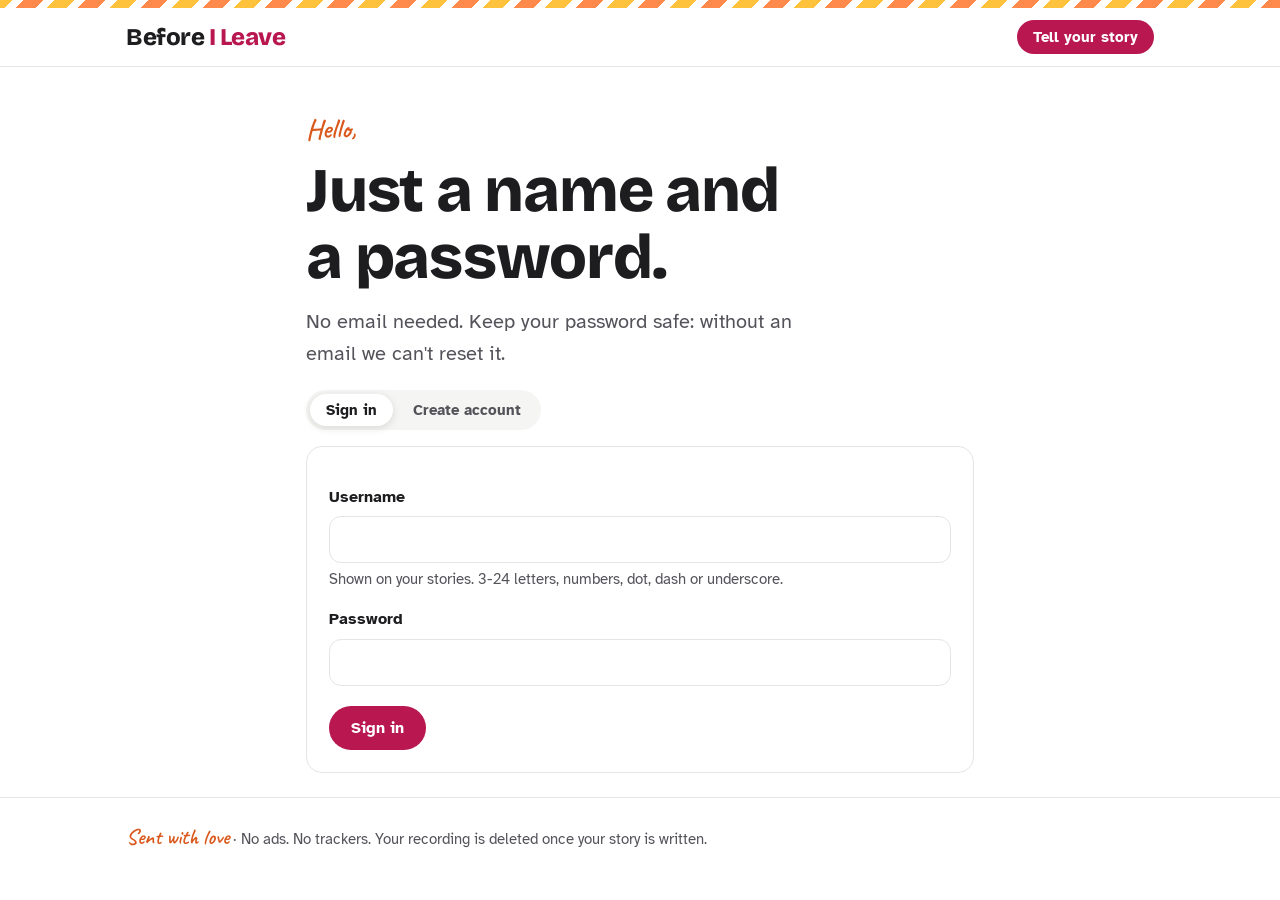
<file: app/frontend/account.html>
<!doctype html>
<html lang="en">
<head>
  <meta charset="utf-8">
  <meta name="viewport" content="width=device-width, initial-scale=1, viewport-fit=cover">
  <meta name="color-scheme" content="light">
  <title>Sign in - Before I Leave</title>
  <link rel="stylesheet" href="style.css">
</head>
<body data-page="account">
  <header class="site"><div class="airmail"></div><div class="wrap">
    <a class="brand" href="index.html">Before <span>I Leave</span></a>
    <nav class="row" id="nav"></nav>
  </div></header>
  <main class="wrap narrow">
    <section class="hero">
      <span class="kicker">Hello,</span>
      <h1 id="heroTitle">Just a name and a password.</h1>
      <p class="lead" id="heroLead">No email needed. Keep your password safe: without an email we can't reset it.</p>
    </section>
    <div class="status hidden" id="goodbye" role="status"></div>
    <div id="authArea">
    <div class="segmented" role="group" aria-label="Sign in or create account">
      <button type="button" id="tabIn" aria-pressed="true">Sign in</button>
      <button type="button" id="tabUp" aria-pressed="false">Create account</button>
    </div>
    <form class="panel" id="authForm" novalidate>
      <label for="username">Username</label>
      <input type="text" id="username" maxlength="24" autocomplete="username" required>
      <p class="hint">Shown on your stories. 3-24 letters, numbers, dot, dash or underscore.</p>
      <label for="password">Password</label>
      <input type="password" id="password" minlength="8" autocomplete="current-password" required>
      <div class="actions"><button class="btn" type="submit" id="authBtn">Sign in</button></div>
      <div class="status hidden" id="authStatus" role="status" aria-live="polite"></div>
    </form>
    </div>
    <div class="hidden" id="manage">
      <div class="panel">
        <div class="actions"><a class="btn" href="mine.html">My stories</a><button type="button" class="btn secondary" id="signOut">Sign out</button></div>
      </div>
      <form class="panel" id="deleteForm" novalidate>
        <h2>Delete my account</h2>
        <p>This deletes your account and all your stories, including their narration. It can't be undone.</p>
        <label for="delPassword">Your password</label>
        <input type="password" id="delPassword" autocomplete="current-password" required>
        <div class="actions"><button class="btn danger" type="submit" id="delBtn">Delete my account</button></div>
        <div class="status hidden" id="delStatus" role="status" aria-live="polite"></div>
      </form>
    </div>
  </main>
  <footer class="site"><div class="wrap"><span class="hand">Sent with love</span> · No ads. No trackers. Your recording is deleted once your story is written.</div></footer>
  <script src="config.js"></script>
  <script src="app.js"></script>
</body>
</html>
</file>
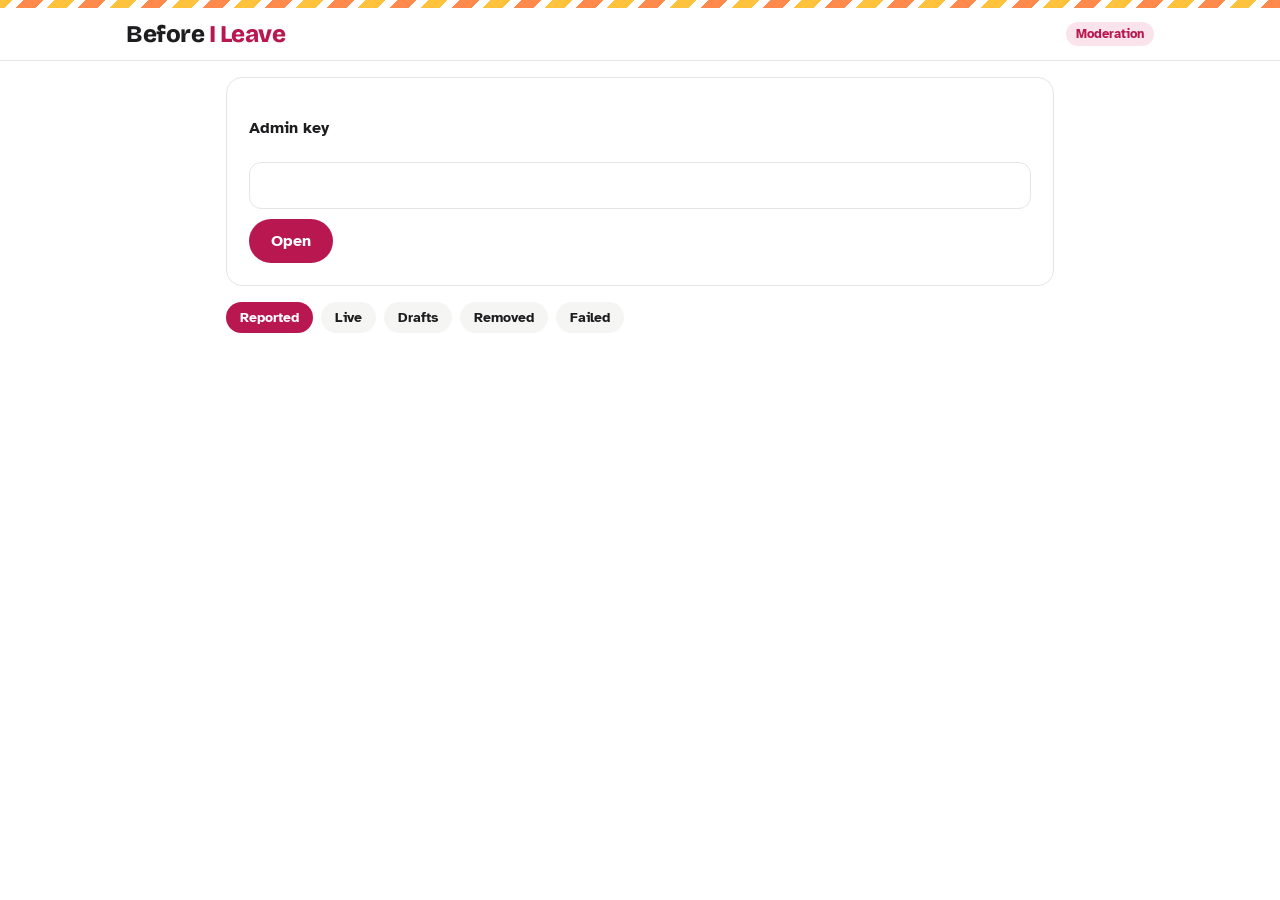
<file: app/frontend/admin.html>
<!doctype html>
<html lang="en">
<head>
  <meta charset="utf-8">
  <meta name="viewport" content="width=device-width, initial-scale=1, viewport-fit=cover">
  <meta name="color-scheme" content="light">
  <meta name="robots" content="noindex">
  <title>Moderation - Before I Leave</title>
  <link rel="stylesheet" href="style.css">
</head>
<body data-page="admin">
  <header class="site"><div class="airmail"></div><div class="wrap">
    <a class="brand" href="index.html">Before <span>I Leave</span></a>
    <span class="pill accent">Moderation</span>
  </div></header>
  <main class="wrap medium">
    <form class="panel" id="login">
      <label for="key">Admin key</label>
      <div class="actions"><input type="password" id="key" autocomplete="current-password"><button class="btn" type="submit">Open</button></div>
    </form>
    <div class="chips" id="tabs" role="group" aria-label="View"></div>
    <div id="list"></div>
  </main>
  <script src="config.js"></script>
  <script src="app.js"></script>
</body>
</html>
</file>
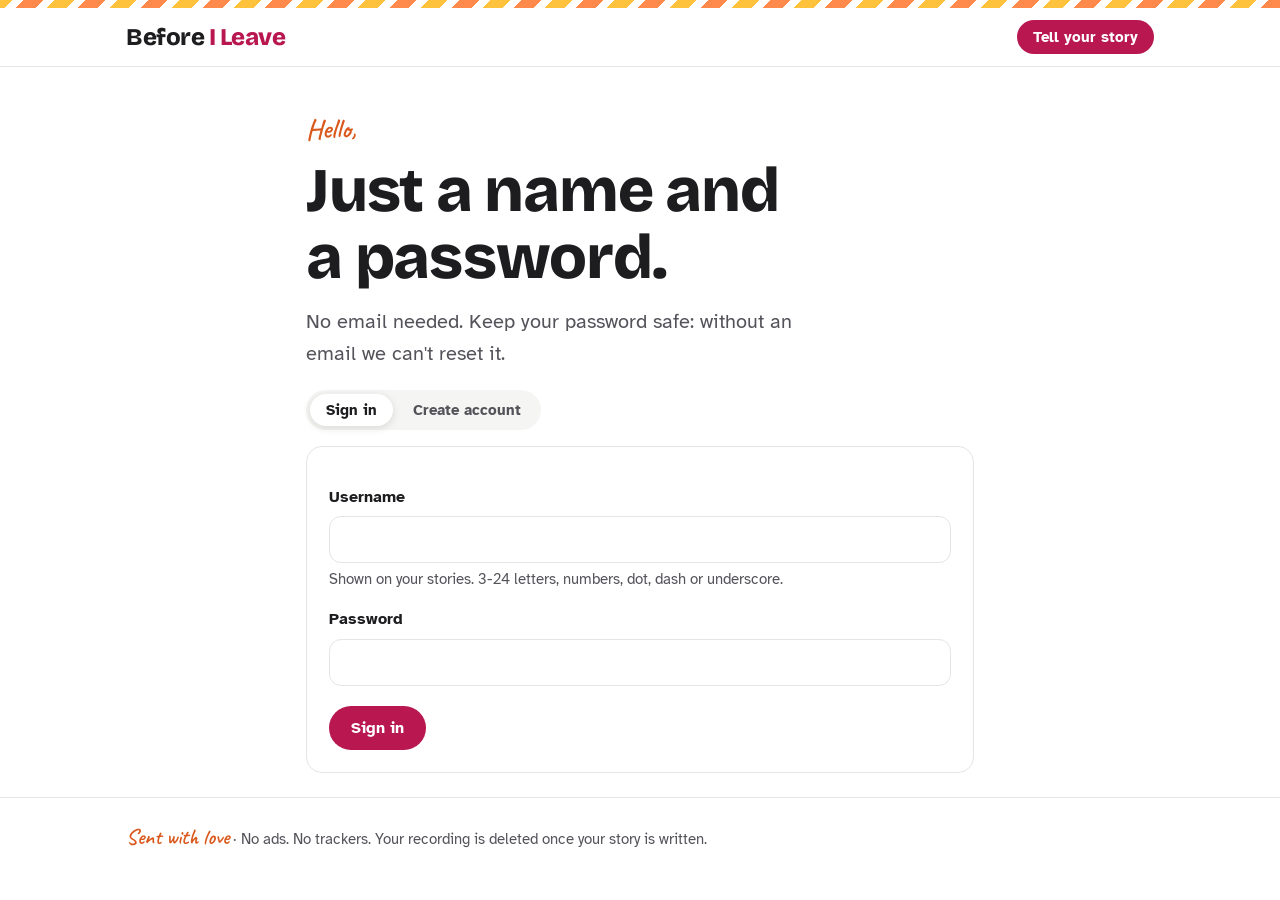
<file: app/frontend/edit.html>
<!doctype html>
<html lang="en">
<head>
  <meta charset="utf-8">
  <meta name="viewport" content="width=device-width, initial-scale=1, viewport-fit=cover">
  <meta name="color-scheme" content="light">
  <title>Check your story - Before I Leave</title>
  <link rel="stylesheet" href="style.css">
</head>
<body data-page="edit">
  <header class="site"><div class="airmail"></div><div class="wrap">
    <a class="brand" href="index.html">Before <span>I Leave</span></a>
    <nav class="row" id="nav"></nav>
  </div></header>
  <main class="wrap medium">
    <section class="hero">
      <span class="kicker">Before you sign it,</span>
      <h1>Does this sound like you?</h1>
      <p class="lead">This is your story as our AI writing helper wrote it down. Fix any words, then sign and send. Separate paragraphs with an empty line.</p>
    </section>
    <p class="empty" id="loading">Loading your story...</p>
    <form id="editForm" class="hidden" novalidate>
      <div class="panel">
        <p class="status hidden" id="notes"></p>
        <div class="two">
          <div>
            <label for="title">Title (English)</label>
            <input type="text" id="title" maxlength="120">
          </div>
          <div id="origTitleBox">
            <label for="origTitle">Title (<span class="origLang"></span>)</label>
            <input type="text" id="origTitle" maxlength="120">
          </div>
        </div>
        <div class="two">
          <div>
            <label for="mood">Mood</label>
            <select id="mood"></select>
          </div>
          <div>
            <label for="voice">Narration voice</label>
            <select id="voice"><option value="female">Female voice</option><option value="male">Male voice</option></select>
          </div>
        </div>
        <label class="check"><input type="checkbox" id="anon"><span><strong>Post anonymously</strong> <span class="hint">(your postcard says "from a stranger")</span></span></label>
      </div>
      <div class="panel">
        <div class="two">
          <div id="origBox">
            <label for="originalText">What you said (<span class="origLang"></span>)</label>
            <textarea id="originalText" maxlength="5000"></textarea>
            <div class="actions"><button type="button" class="btn secondary small" id="retranslate">Translate my changes into English</button></div>
          </div>
          <div>
            <label for="englishText">English</label>
            <textarea id="englishText" maxlength="5000"></textarea>
          </div>
        </div>
        <p class="hint">Up to 5,000 characters in each language.</p>
      </div>
      <div class="panel">
        <div class="actions">
          <button type="submit" class="btn" id="publish">Sign and send</button>
          <a class="btn secondary" href="mine.html">Save for later</a>
        </div>
        <div class="status hidden" id="status" role="status" aria-live="polite"></div>
      </div>
    </form>
  </main>
  <footer class="site"><div class="wrap"><span class="hand">Sent with love</span> · No ads. No trackers. Your recording is deleted once your story is written.</div></footer>
  <script src="config.js"></script>
  <script src="app.js"></script>
</body>
</html>
</file>
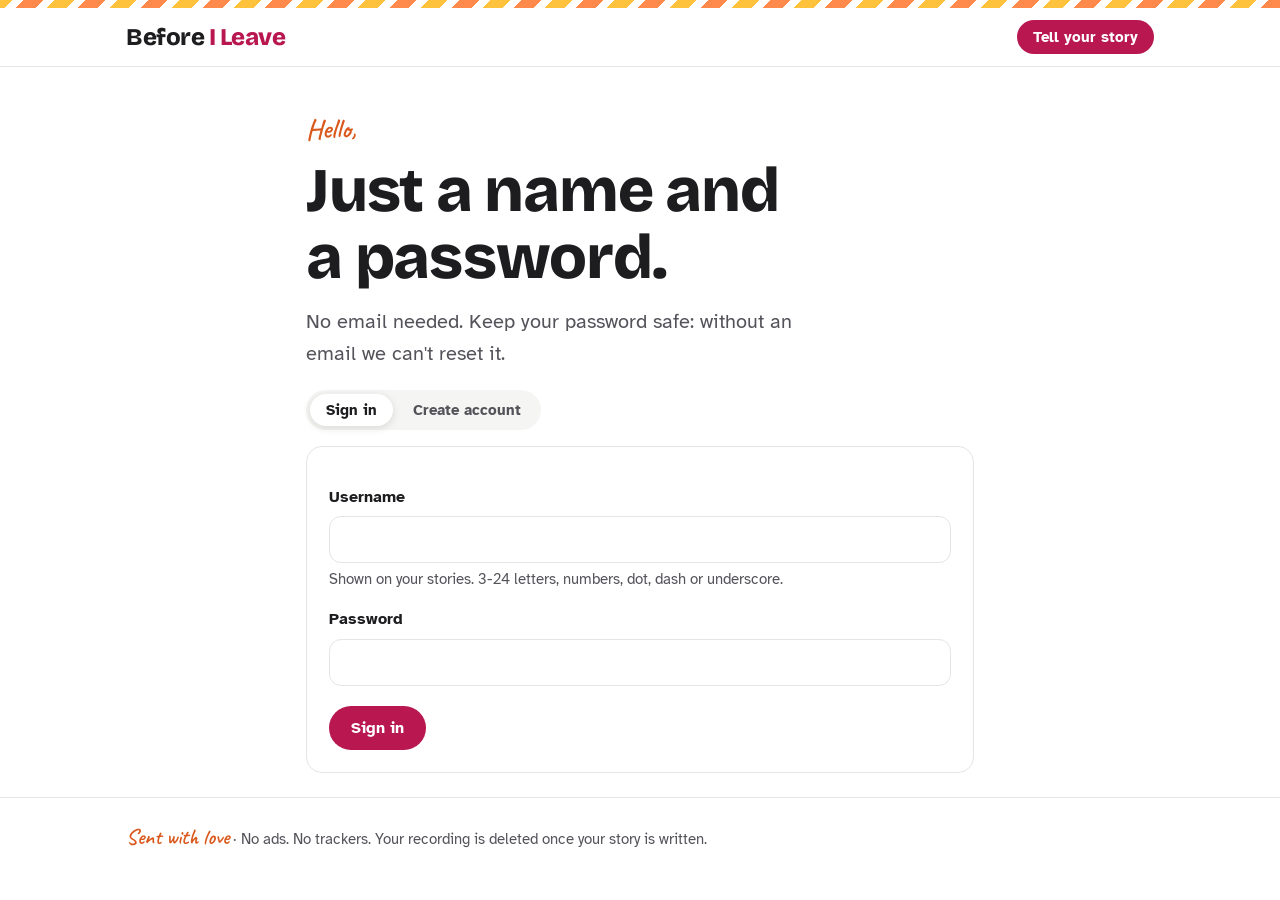
<file: app/frontend/mine.html>
<!doctype html>
<html lang="en">
<head>
  <meta charset="utf-8">
  <meta name="viewport" content="width=device-width, initial-scale=1, viewport-fit=cover">
  <meta name="color-scheme" content="light">
  <title>My stories - Before I Leave</title>
  <link rel="stylesheet" href="style.css">
</head>
<body data-page="mine">
  <header class="site"><div class="airmail"></div><div class="wrap">
    <a class="brand" href="index.html">Before <span>I Leave</span></a>
    <nav class="row" id="nav"></nav>
  </div></header>
  <main class="wrap medium">
    <section class="hero">
      <span class="kicker">Your postcards,</span>
      <h1>Everything you've left behind.</h1>
      <p class="lead">Drafts waiting for your check, stories that are live, and postcards people wrote back to you.</p>
    </section>
    <div id="mine"><div class="skeleton"></div></div>
    <p class="hint"><a href="account.html">Manage your account</a></p>
  </main>
  <footer class="site"><div class="wrap"><span class="hand">Sent with love</span> · No ads. No trackers. Your recording is deleted once your story is written.</div></footer>
  <script src="config.js"></script>
  <script src="app.js"></script>
</body>
</html>
</file>
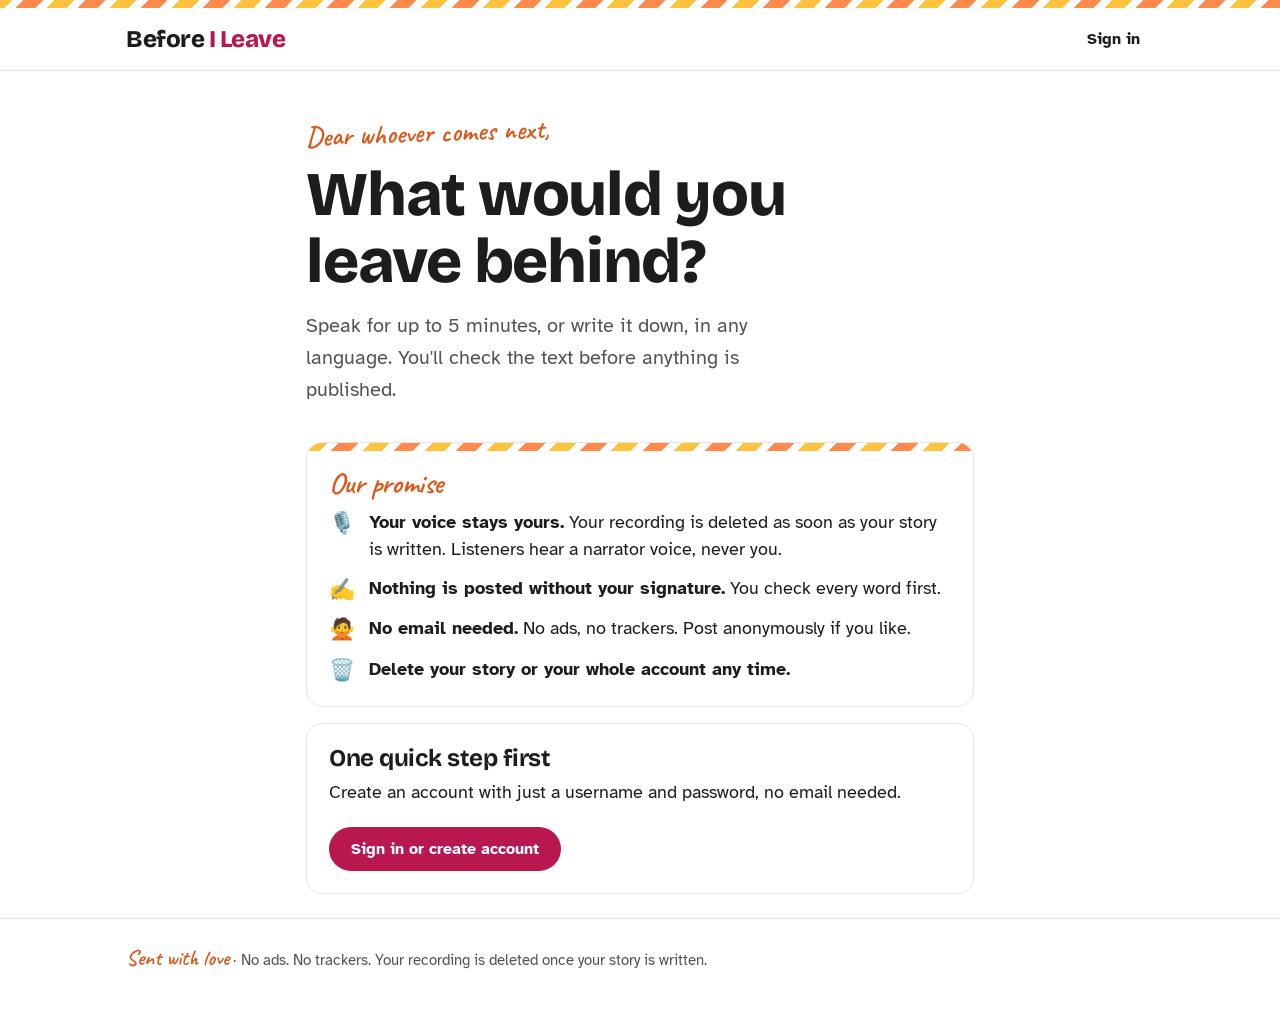
<file: app/frontend/share.html>
<!doctype html>
<html lang="en">
<head>
  <meta charset="utf-8">
  <meta name="viewport" content="width=device-width, initial-scale=1, viewport-fit=cover">
  <meta name="color-scheme" content="light">
  <title>Tell your story - Before I Leave</title>
  <link rel="stylesheet" href="style.css">
</head>
<body data-page="share">
  <header class="site"><div class="airmail"></div><div class="wrap">
    <a class="brand" href="index.html">Before <span>I Leave</span></a>
    <nav class="row" id="nav"></nav>
  </div></header>
  <main class="wrap narrow">
    <section class="hero">
      <span class="kicker">Dear whoever comes next,</span>
      <h1>What would you leave behind?</h1>
      <p class="lead">Speak for up to 5 minutes, or write it down, in any language. You'll check the text before anything is published.</p>
    </section>

    <section class="panel promise" aria-labelledby="promiseTitle">
      <div class="airmail"></div>
      <h2 class="hand" id="promiseTitle">Our promise</h2>
      <ul>
        <li><span aria-hidden="true">&#127897;&#65039;</span><p><strong>Your voice stays yours.</strong> Your recording is deleted as soon as your story is written. Listeners hear a narrator voice, never you.</p></li>
        <li><span aria-hidden="true">&#9997;&#65039;</span><p><strong>Nothing is posted without your signature.</strong> You check every word first.</p></li>
        <li><span aria-hidden="true">&#128581;</span><p><strong>No email needed.</strong> No ads, no trackers. Post anonymously if you like.</p></li>
        <li><span aria-hidden="true">&#128465;&#65039;</span><p><strong>Delete your story or your whole account any time.</strong></p></li>
      </ul>
    </section>

    <div class="panel hidden" id="needLogin">
      <h2>One quick step first</h2>
      <p>Create an account with just a username and password, no email needed.</p>
      <div class="actions"><a class="btn" href="account.html?next=share.html">Sign in or create account</a></div>
    </div>

    <form id="form" class="hidden" novalidate>
      <div class="panel">
        <h2>Need an idea?</h2>
        <div class="prompts">
          <div class="prompt">The place you're about to leave, and what you'll miss most.</div>
          <div class="prompt">How you ended up here in the first place.</div>
          <div class="prompt">A moment you'll never forget: funny, scary or surprising.</div>
          <div class="prompt">The advice you'd give whoever comes after you.</div>
          <div class="prompt">The person who made this place feel like home.</div>
        </div>
      </div>

      <div class="panel">
        <h2>How do you want to tell it?</h2>
        <div class="segmented" role="group" aria-label="Speak or write">
          <button type="button" id="modeSpeak" aria-pressed="true">&#127897;&#65039; Speak</button>
          <button type="button" id="modeWrite" aria-pressed="false">&#9997;&#65039; Write</button>
        </div>
        <div class="two">
          <div>
            <label for="language" id="languageLabel">Language you'll speak</label>
            <select id="language"><option value="auto">Not sure (detect it)</option></select>
          </div>
          <div>
            <label for="voice">Narration voice</label>
            <select id="voice"><option value="female">Female voice</option><option value="male">Male voice</option></select>
          </div>
        </div>
        <p class="hint">Choosing your language makes the text more accurate.</p>

        <div id="speakBox">
          <div class="recorder">
            <button type="button" class="mic" id="rec" aria-label="Start recording">Tap to record</button>
            <div class="timer" id="timer">0:00</div>
            <div class="meter" id="meter" aria-hidden="true"><i id="meterFill"></i></div>
            <p class="rec-hint" id="recHint">Speak for at least 30 seconds, up to 5 minutes.</p>
            <audio id="preview" controls class="hidden"></audio>
          </div>
          <details class="more">
            <summary>Or upload a recording instead</summary>
            <label for="file">Voice note or audio file</label>
            <input type="file" id="file" accept="audio/*">
          </details>
          <details class="more">
            <summary>Add a title or photo (optional)</summary>
            <label for="title">Title</label>
            <input type="text" id="title" maxlength="90" placeholder="We'll suggest one if you leave this empty">
            <label for="photo">Cover photo</label>
            <input type="file" id="photo" accept="image/jpeg,image/png,image/webp">
          </details>
        </div>

        <div id="writeBox" class="hidden">
          <label for="wTitle">Title (optional)</label>
          <input type="text" id="wTitle" maxlength="90" placeholder="We'll suggest one if you leave this empty">
          <label for="wText">Your story</label>
          <textarea id="wText" class="write-area" maxlength="3000" placeholder="Write it the way you would tell a friend."></textarea>
          <div class="counter"><span id="wCount">0</span> / 3,000 characters</div>
          <p class="label-like">What should we do with your words?</p>
          <div class="choice">
            <label><input type="radio" name="wMode" value="keep" checked><span><b>Keep my words</b><span class="hint">We only translate it. Your sentences stay exactly as you wrote them.</span></span></label>
            <label><input type="radio" name="wMode" value="polish"><span><b>Polish my writing</b><span class="hint">Our AI writing helper fixes grammar and makes it flow, without adding anything. You'll check it before it's posted.</span></span></label>
          </div>
        </div>
      </div>

      <div class="panel">
        <label class="check"><input type="checkbox" id="anon">
          <span><strong>Post anonymously</strong><br><span class="hint">Your postcard will say "from a stranger" instead of your username. People can still write back to you, without either of you seeing the other's name.</span></span></label>
        <label class="check"><input type="checkbox" id="consent">
          <span>I'm happy for my story (the text and an AI narration, never my original recording) to be published after I review it. I won't name people in a way that could hurt them.</span></label>
        <div class="actions"><button type="submit" class="btn" id="submit">Post my story</button></div>
        <ol class="stepper hidden" id="stepper">
          <li data-step="upload">Posting your recording</li>
          <li data-step="listen">Sorting the words</li>
          <li data-step="write">Translating into English</li>
          <li data-step="ready">Ready for your signature</li>
        </ol>
        <div class="wait hidden" id="wait">
          <p class="wait-now" id="waitNow"></p>
          <p class="hint">This usually takes under a minute. You can leave this page; your story will be waiting in <a href="mine.html">My stories</a>.</p>
        </div>
        <div class="status hidden" id="status" role="status" aria-live="polite"></div>
      </div>
    </form>
  </main>
  <footer class="site"><div class="wrap"><span class="hand">Sent with love</span> · No ads. No trackers. Your recording is deleted once your story is written.</div></footer>
  <script src="config.js"></script>
  <script src="app.js"></script>
</body>
</html>
</file>
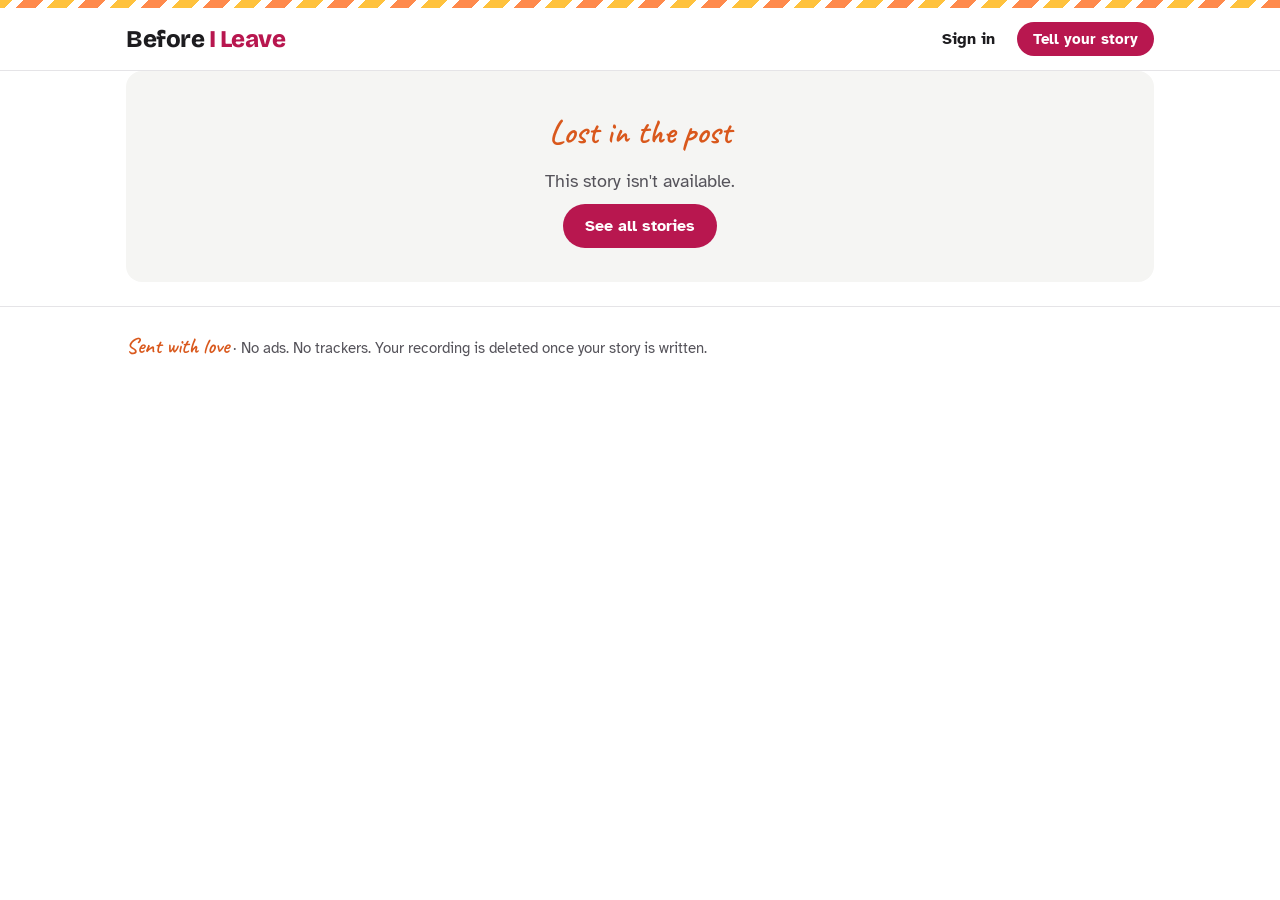
<file: app/frontend/story.html>
<!doctype html>
<html lang="en">
<head>
  <meta charset="utf-8">
  <meta name="viewport" content="width=device-width, initial-scale=1, viewport-fit=cover">
  <meta name="color-scheme" content="light">
  <title>Story - Before I Leave</title>
  <link rel="stylesheet" href="style.css">
</head>
<body data-page="story">
  <header class="site"><div class="airmail"></div><div class="wrap">
    <a class="brand" href="index.html">Before <span>I Leave</span></a>
    <nav class="row" id="nav"></nav>
  </div></header>
  <main class="wrap">
    <article class="story-page" id="story">
      <div id="cover"><div class="skeleton"></div></div>
      <div class="back">
        <div class="airmail"></div>
        <div class="back-body">
          <div class="message">
            <div class="segmented hidden" id="langs" role="group" aria-label="Language"></div>
            <h1 id="title"></h1>
            <div class="player hidden" id="player">
              <button type="button" class="play" id="play" aria-label="Play">&#9654;</button>
              <div class="track">
                <strong id="playLabel">Listen to this story</strong>
                <input type="range" id="seek" min="0" max="100" value="0" step="0.1" aria-label="Position">
                <div class="time"><span id="cur">0:00</span><span id="dur">--:--</span></div>
              </div>
              <audio id="audio" preload="none"></audio>
            </div>
            <p class="narr-pending hidden" id="narrPending">&#127911; The narrator is recording this story&hellip; it'll be ready in a moment.</p>
            <p class="narr-note hidden" id="narrNote">&#127911; Narrated in English</p>
            <div class="text" id="text"></div>
          </div>
          <aside class="address">
            <div class="stamp" id="stamp"><i id="stampText"></i></div>
            <div class="lines">
              <div><b>From</b><span id="fromName"></span></div>
              <div><b>To</b><span>whoever comes next</span></div>
              <div><b>Posted</b><span id="posted"></span></div>
            </div>
            <div class="actions">
              <button type="button" class="btn small" id="writeBackBtn">&#9993;&#65039; Write back</button>
              <a class="btn secondary small" href="share.html">Tell your own story</a>
              <button type="button" class="btn ghost small" id="shareBtn">Share this postcard</button>
            </div>
            <p class="hint" id="writeBackHint">Send a private postcard. Only the storyteller can read it.</p>
            <details id="reportBox">
              <summary class="hint">Report this story</summary>
              <form id="reportForm">
                <label for="reason">What's wrong?</label>
                <input type="text" id="reason" maxlength="300" required>
                <div class="actions"><button class="btn secondary small" type="submit">Send report</button></div>
              </form>
            </details>
          </aside>
        </div>
      </div>
      <section class="reply-card hidden" id="replyBox" aria-label="Write back">
        <div class="airmail"></div>
        <form class="body" id="replyForm" novalidate>
          <span class="dear" id="dear">Dear storyteller,</span>
          <label for="replyText" class="visually-hidden">Your postcard</label>
          <textarea id="replyText" maxlength="500" placeholder="What did this story mean to you?"></textarea>
          <div class="counter"><span id="replyCount">0</span> / 500</div>
          <label class="check"><input type="checkbox" id="replyAnon"><span>Send anonymously <span class="hint">(they'll see "from a stranger")</span></span></label>
          <p class="hint">Only the storyteller can read this. Phone numbers and other personal details are removed automatically.</p>
          <div class="actions"><button type="submit" class="btn" id="sendReply">Send postcard</button><button type="button" class="btn ghost" id="cancelReply">Cancel</button></div>
        </form>
      </section>
      <div class="status ok hidden" id="replySent" role="status" aria-live="polite"></div>
    </article>
    <div class="empty hidden" id="missing"><span class="hand">Lost in the post</span><p>This story isn't available.</p><a class="btn" href="index.html">See all stories</a></div>
  </main>
  <footer class="site"><div class="wrap"><span class="hand">Sent with love</span> · No ads. No trackers. Your recording is deleted once your story is written.</div></footer>
  <script src="config.js"></script>
  <script src="app.js"></script>
</body>
</html>
</file>
<file: app/frontend/style.css>
/* Before I Leave - "Postcard" design, Berry palette. White page only (no dark mode). Fonts are self-hosted. */
@font-face { font-family: "Atkinson Hyperlegible"; font-weight: 400; font-style: normal; font-display: swap; src: url("fonts/atkinson-hyperlegible-latin-400-normal.woff2") format("woff2"); }
@font-face { font-family: "Atkinson Hyperlegible"; font-weight: 400; font-style: italic; font-display: swap; src: url("fonts/atkinson-hyperlegible-latin-400-italic.woff2") format("woff2"); }
@font-face { font-family: "Atkinson Hyperlegible"; font-weight: 700; font-style: normal; font-display: swap; src: url("fonts/atkinson-hyperlegible-latin-700-normal.woff2") format("woff2"); }
@font-face { font-family: "Bricolage Grotesque"; font-weight: 700; font-style: normal; font-display: swap; src: url("fonts/bricolage-grotesque-latin-700-normal.woff2") format("woff2"); }
@font-face { font-family: "Bricolage Grotesque"; font-weight: 800; font-style: normal; font-display: swap; src: url("fonts/bricolage-grotesque-latin-800-normal.woff2") format("woff2"); }
@font-face { font-family: "Caveat"; font-weight: 600; font-style: normal; font-display: swap; src: url("fonts/caveat-latin-600-normal.woff2") format("woff2"); }

:root {
  color-scheme: light;
  --paper: #ffffff; --card: #ffffff; --tint: #f5f5f3; --ink: #1d1c1f; --muted: #55535a; --line: #e5e4e7;
  /* Berry */
  --main: #b8174f; --on-main: #ffffff;  /* raspberry buttons: 6.4:1 with white */
  --accent: #d9581c;                     /* orange handwriting (large text only) */
  --sun: #ffc23d;                        /* marker highlight */
  --stripe: #ff8a4c;                     /* airmail stripe */
  --c1: #c2185b; --c1b: #cf2a69;         /* raspberry */
  --c2: #0f9b8a;                         /* mint */
  --c3: #e8692a;                         /* orange */
  --c4: #f6b51e; --c4b: #f9c443;         /* sunshine */
  --c5: #3b1747;                         /* aubergine night */
  --ok: #0f7a6b; --bad: #b42318;
  --radius: 16px; --radius-sm: 12px;
  --shadow: 0 10px 28px rgba(15, 20, 22, .10);
  --display: "Bricolage Grotesque", "Trebuchet MS", sans-serif;
  --body: "Atkinson Hyperlegible", Verdana, sans-serif;
  --hand: "Caveat", "Segoe Print", cursive;
}
* { box-sizing: border-box; }
html { -webkit-text-size-adjust: 100%; }
body { margin: 0; background: var(--paper); color: var(--ink); font: 18px/1.6 var(--body); }
a { color: var(--main); }
img { max-width: 100%; }
p { margin: 0; }
h1, h2, h3 { font-family: var(--display); line-height: 1.08; letter-spacing: -.02em; text-wrap: balance; margin: 0; }
.wrap { max-width: 1060px; margin: 0 auto; padding-inline: 16px; }
.narrow { max-width: 700px; }
.medium { max-width: 860px; }
.hidden { display: none !important; }
:focus-visible { outline: 3px solid var(--sun); outline-offset: 2px; }
.hand { font-family: var(--hand); }

/* airmail stripe */
.airmail { height: 8px; background: repeating-linear-gradient(-45deg, var(--stripe) 0 14px, var(--paper) 14px 22px, var(--sun) 22px 36px, var(--paper) 36px 44px); }

/* header */
header.site { position: sticky; top: env(safe-area-inset-top, 0px); z-index: 10; background: var(--paper); border-bottom: 1px solid var(--line); }
header.site .wrap { display: flex; align-items: center; justify-content: space-between; gap: 12px; padding-block: 12px; flex-wrap: wrap; }
.brand { font: 800 24px var(--display); letter-spacing: -.02em; color: var(--ink); text-decoration: none; white-space: nowrap; }
.brand span { color: var(--main); }
nav.row { display: flex; gap: 8px; align-items: center; flex-wrap: wrap; justify-content: flex-end; }

/* buttons */
.btn { display: inline-flex; align-items: center; justify-content: center; gap: 8px; border: 0; border-radius: 999px; padding: 12px 22px;
  background: var(--main); color: var(--on-main); font: 700 16px var(--body); text-decoration: none; cursor: pointer; transition: filter .15s, transform .1s; }
.btn:hover { filter: brightness(1.08); }
.btn:active { transform: translateY(1px); }
.btn.secondary { background: transparent; color: var(--ink); box-shadow: inset 0 0 0 2px var(--line); }
.btn.ghost { background: transparent; color: var(--ink); padding: 9px 14px; }
.btn.small { padding: 8px 16px; font-size: 15px; }
.btn.danger { background: var(--bad); color: #fff; }
.btn:disabled { opacity: .45; cursor: not-allowed; }

/* hero */
.hero { padding-block: 40px 20px; }
.hero .kicker, .hero .eyebrow { font-family: var(--hand); font-size: 28px; color: var(--accent); transform: rotate(-2deg); display: inline-block; }
.hero h1 { font-size: clamp(36px, 6.5vw, 62px); font-weight: 800; margin-top: 6px; max-width: 18ch; }
.hero h1 mark { background: linear-gradient(transparent 55%, var(--sun) 55% 92%, transparent 92%); color: inherit; padding: 0 .06em; }
.hero p.lead { color: var(--muted); font-size: 20px; max-width: 40ch; margin-top: 14px; }
.hero .cta { display: flex; gap: 10px; flex-wrap: wrap; margin-top: 22px; }
.home-hero { display: grid; grid-template-columns: 1.3fr 1fr; gap: 28px; align-items: center; }
@media (max-width: 760px) { .home-hero { grid-template-columns: 1fr; } }
.hero-card { transform: rotate(2.5deg); }
.steps { display: grid; grid-template-columns: repeat(auto-fit, minmax(220px, 1fr)); gap: 14px; margin-top: 28px; }
.step { background: var(--tint); border-radius: var(--radius); padding: 18px; display: grid; gap: 4px; }
.step b { font-family: var(--hand); font-size: 24px; color: var(--accent); line-height: 1; }
.step h3 { font-size: 20px; }
.step p { color: var(--muted); font-size: 16px; }

/* postcard cover (stories without a photo get a pattern by mood) */
.postcard { position: relative; aspect-ratio: 3 / 2; max-width: 100%; border-radius: 14px; overflow: hidden; color: #fff; padding: 16px;
  display: flex; flex-direction: column; justify-content: flex-end; isolation: isolate; box-shadow: var(--shadow); background: var(--c1); }
.postcard::before { content: ""; position: absolute; inset: 0; z-index: -1; background: linear-gradient(to top, rgba(15, 20, 22, .55), rgba(15, 20, 22, 0) 65%); }
.postcard img.bg { position: absolute; inset: 0; width: 100%; height: 100%; object-fit: cover; z-index: -2; }
.postcard h3 { font-size: 22px; font-weight: 800; text-shadow: 0 1px 2px rgba(0, 0, 0, .3); max-width: 75%; }
.postcard.big h3 { font-size: clamp(28px, 5vw, 42px); }
.postcard.big { aspect-ratio: 21 / 9; }
@media (max-width: 600px) { .postcard.big { aspect-ratio: 4 / 3; } }
.postcard .from { font-family: var(--hand); font-size: 22px; opacity: .95; }
.pat-heartwarming { background: repeating-linear-gradient(135deg, var(--c1) 0 18px, var(--c1b) 18px 36px); }
.pat-everyday { background: radial-gradient(circle at 2px 2px, rgba(255, 255, 255, .28) 2px, transparent 2.5px) 0 0 / 16px 16px, var(--c2); }
.pat-inspiring, .pat-surprising { background: radial-gradient(circle at 50% 120%, transparent 38%, rgba(255, 255, 255, .18) 39% 44%, transparent 45%) 0 0 / 40px 22px, var(--c3); }
.pat-surprising { background-color: var(--c2); }
.pat-funny { background: repeating-conic-gradient(from 0deg at 100% 0%, var(--c4) 0 6deg, var(--c4b) 6deg 12deg); color: #1d1c1f; }
.pat-funny::before { background: linear-gradient(to top, rgba(255, 245, 220, .75), rgba(255, 245, 220, 0) 65%); }
.pat-funny h3 { text-shadow: none; }
.pat-scary, .pat-bittersweet { background: radial-gradient(circle at 20% 30%, rgba(255, 255, 255, .5) 1px, transparent 1.5px) 0 0 / 34px 30px,
  radial-gradient(circle at 70% 60%, rgba(255, 255, 255, .35) 1px, transparent 1.5px) 0 0 / 46px 40px, var(--c5); }
.pat-bittersweet { background-color: #7a1f4c; }

/* stamp with perforated edge */
.stamp { position: absolute; top: 12px; right: 12px; width: 64px; height: 76px; background: #fff; padding: 5px;
  -webkit-mask: radial-gradient(circle 3.5px at 50% 50%, transparent 98%, #000) -4px -4px / 9px 9px;
  mask: radial-gradient(circle 3.5px at 50% 50%, transparent 98%, #000) -4px -4px / 9px 9px; }
.stamp i { display: grid; place-items: center; width: 100%; height: 100%; font: 800 10px/1.1 var(--display); text-transform: uppercase;
  letter-spacing: .04em; color: #fff; text-align: center; padding: 4px; font-style: normal; background: var(--c1); overflow-wrap: anywhere; }
.stamp.funny i { background: var(--c4); color: #1d1c1f; }
.stamp.scary i { background: var(--c5); } .stamp.bittersweet i { background: #7a1f4c; }
.stamp.everyday i, .stamp.surprising i { background: var(--c2); } .stamp.inspiring i { background: var(--c3); }
/* postmark: language + date (no location is collected) */
.postmark { position: absolute; top: 18px; right: 54px; width: 74px; height: 74px; border-radius: 50%; border: 2px solid rgba(255, 255, 255, .8);
  display: grid; place-items: center; text-align: center; font: 700 9px/1.25 var(--body); letter-spacing: .06em; text-transform: uppercase;
  color: rgba(255, 255, 255, .95); transform: rotate(-14deg); padding: 6px; }
.postmark::after { content: ""; position: absolute; left: -46px; top: 24px; width: 50px; height: 24px; border-block: 2px solid rgba(255, 255, 255, .7); border-radius: 50%; }
.pat-funny .postmark { border-color: rgba(20, 20, 24, .6); color: rgba(20, 20, 24, .85); }
.pat-funny .postmark::after { border-color: rgba(20, 20, 24, .5); }

/* story grid */
.section-head { display: flex; align-items: baseline; justify-content: space-between; gap: 12px; margin-top: 44px; flex-wrap: wrap; }
.section-head h2 { font-size: 32px; }
.section-head .hand { font-size: 22px; color: var(--muted); }
.chips { display: flex; flex-wrap: wrap; gap: 8px; margin-block: 16px 20px; }
.chip { border: 0; background: var(--tint); color: var(--ink); border-radius: 999px; padding: 7px 14px; cursor: pointer; font: 700 14px var(--body); text-transform: capitalize; }
.chip[aria-pressed="true"] { background: var(--main); color: var(--on-main); }
.grid { display: grid; grid-template-columns: repeat(auto-fill, minmax(270px, 1fr)); gap: 24px; padding-bottom: 56px; }
.story { display: grid; gap: 10px; text-decoration: none; color: var(--ink); transition: transform .18s; align-content: start; }
.story:nth-child(odd) { transform: rotate(-1deg); } .story:nth-child(even) { transform: rotate(1deg); }
.story:hover { transform: rotate(0) translateY(-4px); }
.story .info { display: grid; gap: 4px; padding-inline: 4px; }
.story .info p { color: var(--muted); font-size: 16px; }
.pill { display: inline-block; font-size: 13px; font-weight: 700; border-radius: 999px; padding: 2px 10px; background: var(--tint); color: var(--ink); text-transform: capitalize; }
.pill.lang { background: transparent; box-shadow: inset 0 0 0 1.5px var(--line); text-transform: none; }
.pill.ok { background: #e3f4f0; color: var(--ok); }
.pill.bad { background: #fde8e6; color: var(--bad); }
.pill.accent { background: #fbe3ec; color: var(--main); }
.meta { font-size: 14px; color: var(--muted); display: flex; gap: 6px; flex-wrap: wrap; align-items: center; }

/* story page: front of the postcard, then the back */
article.story-page { max-width: 1000px; margin: 0 auto; padding-block: 24px 64px; display: grid; gap: 24px; }
.back { background: var(--card); border: 1px solid var(--line); border-radius: var(--radius); box-shadow: 0 14px 40px rgba(15, 20, 22, .10); overflow: hidden; }
.back-body { display: grid; grid-template-columns: 1.55fr 1fr; }
@media (max-width: 760px) { .back-body { grid-template-columns: 1fr; } }
.message { padding: 26px; display: grid; gap: 16px; min-width: 0; align-content: start; }
.message h1 { font-size: clamp(28px, 4vw, 40px); }
.message .text p { font-size: 19px; line-height: 1.75; max-width: 62ch; }
.message .text p + p { margin-top: 14px; }
.address { padding: 26px; border-left: 2px dashed var(--line); display: grid; gap: 18px; align-content: start; min-width: 0; }
@media (max-width: 760px) { .address { border-left: 0; border-top: 2px dashed var(--line); } }
.address .stamp { position: static; justify-self: end; }
.lines { display: grid; gap: 14px; }
.lines div { border-bottom: 1.5px solid var(--line); padding-bottom: 4px; display: flex; gap: 10px; align-items: baseline; flex-wrap: wrap; }
.lines b { font-size: 13px; text-transform: uppercase; letter-spacing: .08em; color: var(--muted); }
.lines span { font-family: var(--hand); font-size: 26px; color: var(--accent); line-height: 1.1; overflow-wrap: anywhere; }
.segmented { display: inline-flex; gap: 4px; padding: 4px; border-radius: 999px; background: var(--tint); justify-self: start; flex-wrap: wrap; }
.segmented button { border: 0; border-radius: 999px; padding: 7px 16px; font: 700 15px var(--body); background: transparent; color: var(--muted); cursor: pointer; }
.segmented button[aria-pressed="true"] { background: var(--card); color: var(--ink); box-shadow: 0 2px 8px rgba(15, 20, 22, .12); }
.player { display: flex; align-items: center; gap: 12px; padding: 12px; border-radius: 14px; background: var(--tint); }
.play { width: 52px; height: 52px; border-radius: 50%; border: 0; background: var(--main); color: var(--on-main); font-size: 18px; cursor: pointer; flex: none; display: grid; place-items: center; }
.player .track { flex: 1; display: grid; gap: 6px; min-width: 0; }
.player strong { font-size: 15px; }
.player input[type=range] { width: 100%; accent-color: var(--main); }
.player .time { font-size: 13px; color: var(--muted); font-variant-numeric: tabular-nums; display: flex; justify-content: space-between; }

/* panels & forms */
.panel { background: var(--card); border: 1px solid var(--line); border-radius: var(--radius); padding: 22px; margin-block: 16px; }
.panel h2 { font-size: 24px; margin-bottom: 6px; }
label { display: block; font-weight: 700; margin: 16px 0 6px; font-size: 16px; }
input[type=text], input[type=password], select, textarea { width: 100%; padding: 12px 14px; border: 1.5px solid var(--line); border-radius: var(--radius-sm);
  background: #fff; color: var(--ink); font: 17px var(--body); }
input:focus, select:focus, textarea:focus { border-color: var(--main); outline: none; box-shadow: 0 0 0 3px rgba(184, 23, 79, .15); }
textarea { min-height: 230px; resize: vertical; line-height: 1.65; }
.two { display: grid; grid-template-columns: 1fr 1fr; gap: 14px; }
@media (max-width: 720px) { .two { grid-template-columns: 1fr; } }
.check { display: flex; gap: 10px; align-items: flex-start; font-weight: 400; }
.check input { margin-top: 5px; width: 20px; height: 20px; flex: none; accent-color: var(--main); }
.hint { color: var(--muted); font-size: 15px; margin-top: 4px; }
.actions { display: flex; gap: 10px; flex-wrap: wrap; margin-top: 20px; align-items: center; }
details.more > summary { cursor: pointer; color: var(--main); font-weight: 700; margin-top: 16px; }

/* recorder */
.prompts { display: flex; gap: 12px; overflow-x: auto; padding: 4px 2px 12px; scroll-snap-type: x mandatory; }
.prompt { flex: 0 0 min(78%, 280px); scroll-snap-align: start; background: var(--tint); border-radius: var(--radius-sm); padding: 14px 16px; font-size: 17px; line-height: 1.45; }
.prompt::before { content: "Idea"; display: block; font-family: var(--hand); font-size: 20px; color: var(--accent); }
.recorder { display: grid; justify-items: center; gap: 12px; padding: 18px 0 6px; }
.mic { --level: 0; width: 116px; height: 116px; border-radius: 50%; border: 0; cursor: pointer; background: var(--main); color: var(--on-main);
  font: 700 16px var(--body); box-shadow: 0 0 0 calc(6px + var(--level) * 26px) rgba(184, 23, 79, .18); transition: box-shadow .08s linear; }
.mic.recording { background: var(--accent); }
.timer { font: 800 32px var(--display); font-variant-numeric: tabular-nums; }
.meter { width: min(100%, 360px); height: 10px; border-radius: 999px; background: var(--tint); overflow: hidden; }
.meter i { display: block; height: 100%; width: 0; background: var(--sun); border-radius: inherit; transition: width .2s; }
.meter.ready i { background: var(--c2); }
.rec-hint { color: var(--muted); font-size: 15px; text-align: center; }

/* progress steps */
.stepper { list-style: none; padding: 0; margin: 18px 0 0; display: grid; gap: 12px; }
.stepper li { display: flex; align-items: center; gap: 12px; color: var(--muted); }
.stepper li::before { content: ""; width: 18px; height: 18px; border-radius: 50%; border: 2.5px solid var(--line); flex: none; }
.stepper li.active { color: var(--ink); font-weight: 700; }
.stepper li.active::before { border-color: var(--main); border-top-color: transparent; animation: spin .9s linear infinite; }
.stepper li.done { color: var(--ink); }
.stepper li.done::before { background: var(--c2); border-color: var(--c2); }
@keyframes spin { to { transform: rotate(360deg); } }

/* status, toast, empty */
.status { margin-top: 14px; padding: 12px 14px; border-radius: var(--radius-sm); border: 1.5px solid var(--line); background: var(--tint); }
.status.ok { border-color: var(--ok); } .status.bad { border-color: var(--bad); }
#toast { position: fixed; left: 50%; bottom: calc(24px + env(safe-area-inset-bottom, 0px)); transform: translateX(-50%) translateY(20px); opacity: 0;
  background: var(--ink); color: #fff; padding: 12px 20px; border-radius: 999px; font-size: 16px; transition: all .25s; z-index: 50; max-width: calc(100% - 32px); text-align: center; pointer-events: none; }
#toast.show { opacity: 1; transform: translateX(-50%) translateY(0); }
#toast em { font-family: var(--hand); font-style: normal; font-size: 22px; color: var(--sun); margin-left: 6px; }
.empty { text-align: center; padding: 34px 20px; border-radius: var(--radius); background: var(--tint); display: grid; gap: 8px; justify-items: center; color: var(--muted); }
.empty .hand { font-size: 34px; color: var(--accent); }
.skeleton { background: linear-gradient(90deg, var(--tint), #fafaf8, var(--tint)); background-size: 200% 100%; animation: shimmer 1.2s infinite; border-radius: 14px; aspect-ratio: 3 / 2; }
@keyframes shimmer { to { background-position: -200% 0; } }
.list-item { display: grid; gap: 8px; }
.list-item .top { display: flex; justify-content: space-between; gap: 10px; align-items: baseline; flex-wrap: wrap; }
.list-item h3 { font-size: 21px; }
footer.site { border-top: 1px solid var(--line); color: var(--muted); font-size: 15px; padding-block: 22px 44px; margin-top: 24px; }
footer.site .hand { font-size: 22px; color: var(--accent); }
@media (max-width: 520px) { .hide-sm { display: none; } header.site .btn { padding: 8px 12px; font-size: 14px; } .brand { font-size: 21px; } }
@media (prefers-reduced-motion: reduce) { * { animation: none !important; transition: none !important; } .story, .hero-card { transform: none !important; } }

/* promise card */
.promise { overflow: hidden; }
.promise .airmail { margin: -22px -22px 16px; }
.promise h2 { font-size: 30px; color: var(--accent); margin: 0 0 10px; }
.promise ul { list-style: none; margin: 0; padding: 0; display: grid; gap: 12px; }
.promise li { display: grid; grid-template-columns: 30px minmax(0, 1fr); gap: 10px; align-items: start; }
.promise li span { font-size: 21px; line-height: 1.35; }
.promise li p { margin: 0; line-height: 1.5; }

/* story page: language without its own narration */
.narr-note { color: var(--muted); font-size: 15px; margin: 4px 0 0; }

/* waiting: what's happening right now */
.wait { margin-top: 14px; }
.wait-now { margin: 0; font-size: 17px; font-weight: 700; display: flex; align-items: center; gap: 10px; }
.wait-now::before { content: ""; flex: none; width: 10px; height: 10px; border-radius: 50%; background: var(--main); animation: pulse 1.2s ease-in-out infinite; }
@keyframes pulse { 50% { opacity: .25; transform: scale(.7); } }
@media (prefers-reduced-motion: reduce) { .wait-now::before { animation: none; } }

/* speak or write */
.write-area { min-height: 260px; }
.counter { text-align: right; color: var(--muted); font-size: 14px; font-variant-numeric: tabular-nums; margin-top: 4px; }
.label-like { font-weight: 700; margin: 16px 0 6px; font-size: 16px; }
.choice { display: grid; gap: 10px; }
.choice label { margin: 0; display: flex; gap: 12px; align-items: flex-start; border: 1.5px solid var(--line); border-radius: var(--radius-sm); padding: 12px 14px; cursor: pointer; font-weight: 400; }
.choice label:has(input:checked) { border-color: var(--main); background: #fff7fa; }
.choice input { margin-top: 5px; width: 18px; height: 18px; accent-color: var(--main); flex: none; }
.choice b { display: block; }
#speakBox, #writeBox { margin-top: 6px; }

/* narration still recording */
.narr-pending { background: var(--tint); border-radius: 14px; padding: 14px 16px; color: var(--muted); font-size: 16px; }

/* write back */
.reply-card { position: relative; background: var(--card); border: 1px solid var(--line); border-radius: var(--radius); box-shadow: var(--shadow); overflow: hidden; }
.reply-card .body { padding: 20px 22px 18px; display: grid; gap: 10px; }
.reply-card .dear { font: 600 30px/1 var(--hand); color: var(--accent); }
.reply-card textarea { min-height: 140px; background-image: repeating-linear-gradient(transparent 0 31px, var(--line) 31px 32px); line-height: 32px; padding-top: 4px; }
.reply-card .actions { margin-top: 4px; }
.visually-hidden { position: absolute; width: 1px; height: 1px; overflow: hidden; clip: rect(0 0 0 0); white-space: nowrap; }
.inbox { display: grid; gap: 14px; margin-top: 6px; }
.inbox .body p { font-size: 18px; line-height: 1.6; }
.inbox .sign { font: 600 24px/1 var(--hand); color: var(--accent); }
.inbox .translated { border-left: 3px solid var(--c2); padding-left: 12px; color: var(--muted); }
.badge-mail { display: inline-flex; align-items: center; gap: 6px; border: 0; cursor: pointer; background: var(--main); color: var(--on-main); border-radius: 999px; padding: 6px 14px; font: 700 15px var(--body); }
.badge-mail.read { background: var(--tint); color: var(--ink); }
.nav-badge { background: var(--main); color: var(--on-main); border-radius: 999px; font-size: 12px; padding: 1px 7px; margin-left: 6px; }
</file>
